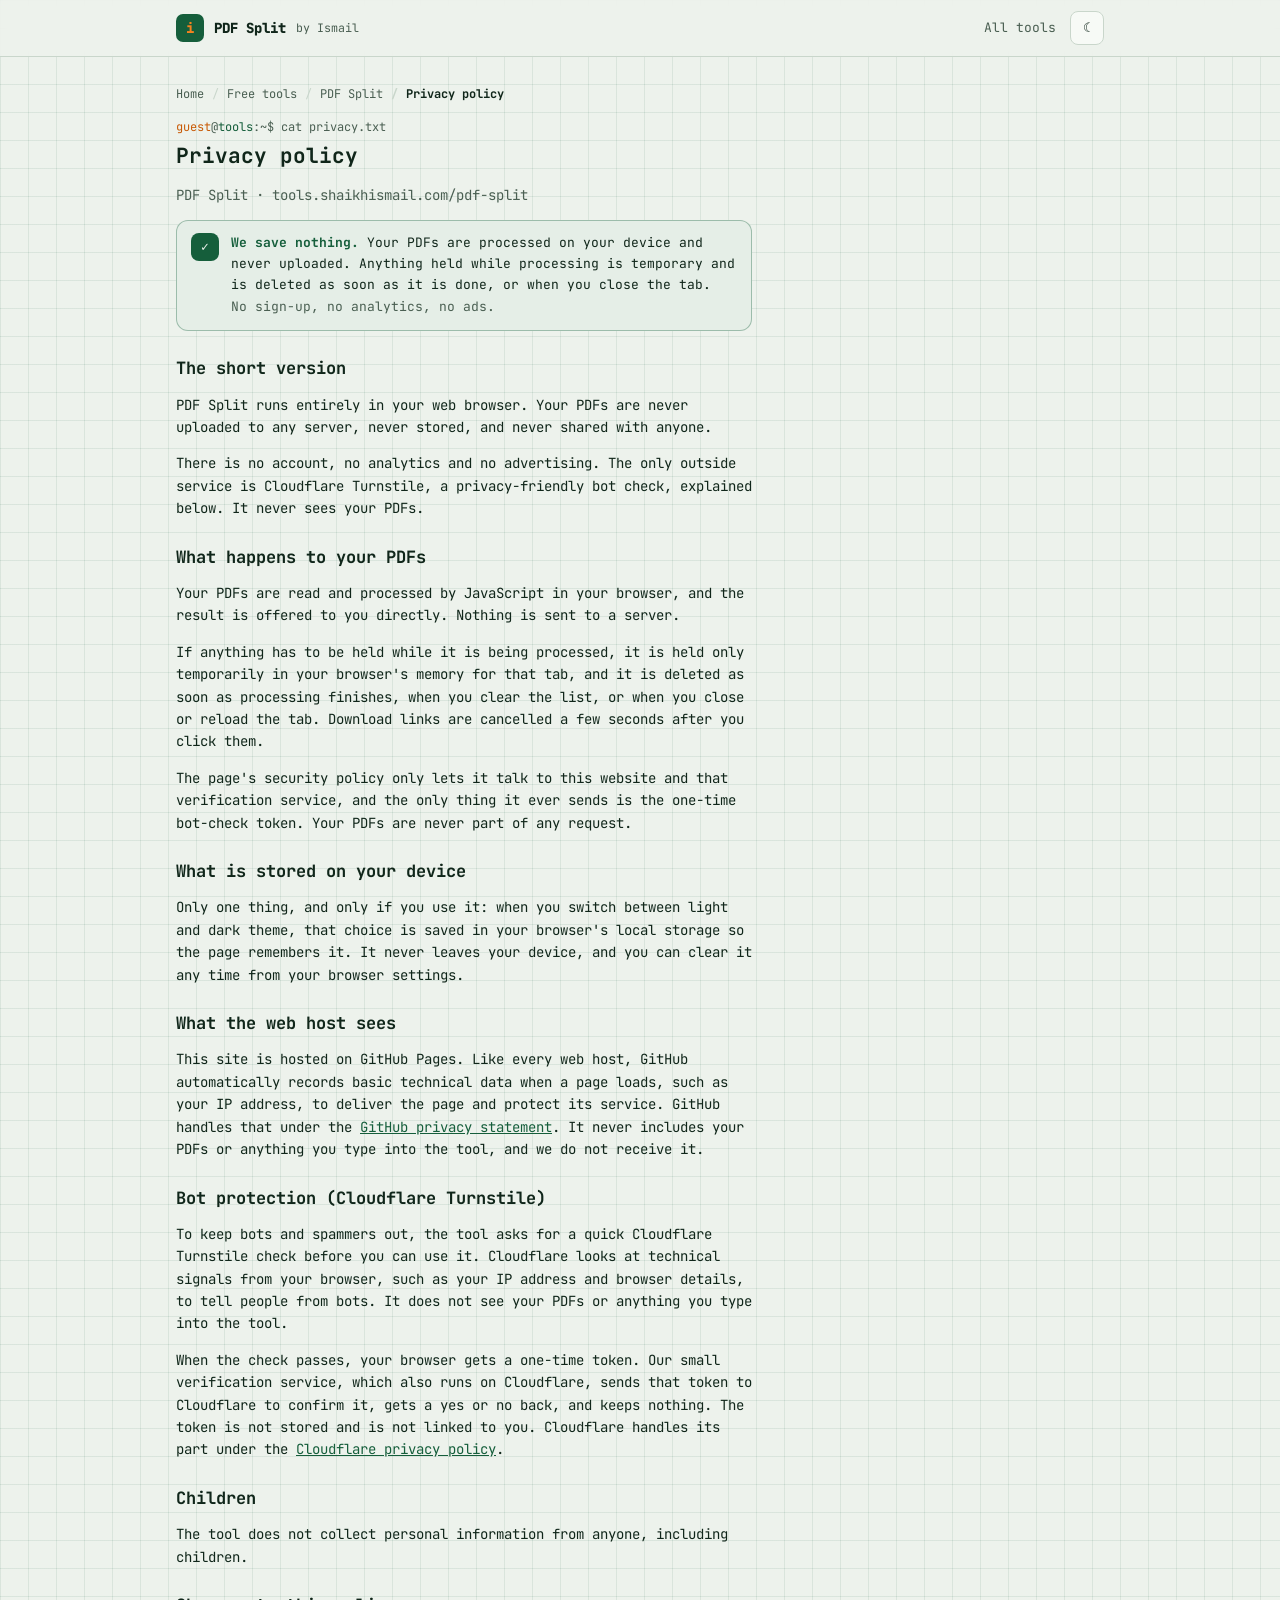
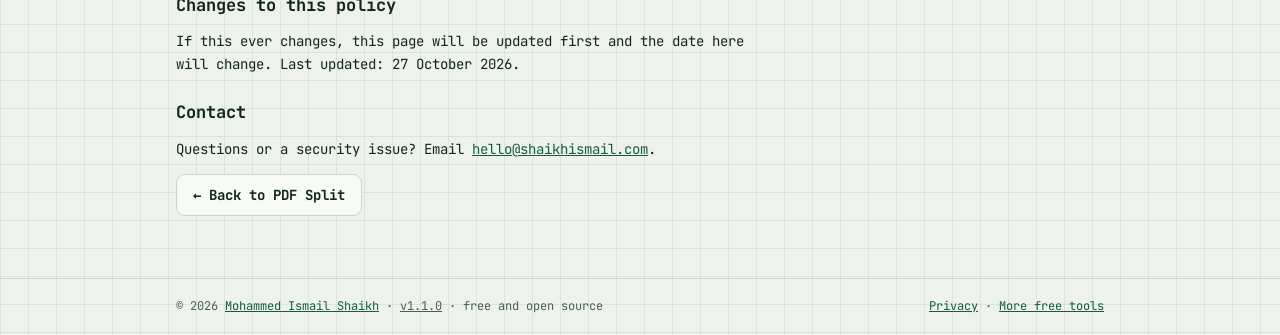
<file: public/privacy.html>
<!doctype html>
<html lang="en">
<head>
<meta charset="utf-8">
<meta http-equiv="Content-Security-Policy" content="default-src 'none'; script-src 'self' https://challenges.cloudflare.com; frame-src https://challenges.cloudflare.com; style-src 'self' 'unsafe-inline'; img-src 'self' data: blob:; font-src 'self'; connect-src 'self' https://*.workers.dev; form-action 'none'; base-uri 'none'">
<meta name="referrer" content="strict-origin-when-cross-origin">
<meta name="viewport" content="width=device-width, initial-scale=1">
<!-- seo -->
<title>Privacy policy: PDF Split</title>
<meta name="description" content="Privacy policy for PDF Split: nothing you use it with is uploaded, saved or tracked.">
<meta name="robots" content="index, follow">
<link rel="canonical" href="https://tools.shaikhismail.com/pdf-split/privacy.html">
<meta name="author" content="Mohammed Ismail Shaikh">
<meta name="theme-color" content="#155E3B">
<meta property="og:type" content="website">
<meta property="og:site_name" content="Free tools by Ismail Shaikh">
<meta property="og:locale" content="en_IN">
<meta property="og:url" content="https://tools.shaikhismail.com/pdf-split/privacy.html">
<meta property="og:title" content="Privacy policy: PDF Split">
<meta property="og:description" content="Privacy policy for PDF Split: nothing you use it with is uploaded, saved or tracked.">
<meta property="og:image" content="https://tools.shaikhismail.com/pdf-split/assets/og.png">
<meta property="og:image:width" content="1200">
<meta property="og:image:height" content="630">
<meta name="twitter:card" content="summary_large_image">
<script type="application/ld+json">{"@context":"https://schema.org","@graph":[{"@type":"BreadcrumbList","itemListElement":[{"@type":"ListItem","position":1,"name":"Home","item":"https://shaikhismail.com/"},{"@type":"ListItem","position":2,"name":"Free tools","item":"https://tools.shaikhismail.com/"},{"@type":"ListItem","position":3,"name":"PDF Split","item":"https://tools.shaikhismail.com/pdf-split/"},{"@type":"ListItem","position":4,"name":"Privacy policy","item":"https://tools.shaikhismail.com/pdf-split/privacy.html"}]}]}</script>
<!-- /seo -->
<link rel="icon" href="data:image/svg+xml,<svg xmlns='http://www.w3.org/2000/svg' viewBox='0 0 100 100'><rect width='100' height='100' rx='22' fill='%23155E3B'/><text x='50' y='68' font-size='58' text-anchor='middle' fill='%23F5821F' font-family='monospace' font-weight='bold'>i</text></svg>">
<link rel="stylesheet" href="assets/css/tool.css?v=1.1.0">
</head>
<body>
<header class="top">
  <div class="wrap">
    <a class="brand" href="https://shaikhismail.com/"><span class="logo">i</span>PDF Split <small>by Ismail</small></a>
    <nav>
      <a class="hide-sm" href="/">All tools</a>
      <button class="theme-btn" id="themeBtn" type="button" aria-label="Toggle theme">☾</button>
    </nav>
  </div>
</header>

<main>
  <div class="wrap">
<!-- crumbs -->
    <nav class="crumbs" aria-label="Breadcrumb"><ol><li><a href="https://shaikhismail.com/">Home</a></li><li><a href="/">Free tools</a></li><li><a href="/pdf-split/">PDF Split</a></li><li aria-current="page">Privacy policy</li></ol></nav>
<!-- /crumbs -->
    <article class="prose">
      <div class="prompt" aria-hidden="true"><span class="u">guest</span>@<span class="d">tools</span>:~$ cat privacy.txt</div>
      <h1>Privacy policy</h1>
      <p class="muted">PDF Split · tools.shaikhismail.com/pdf-split</p>
      <div class="notice" role="note"><span class="ico" aria-hidden="true">✓</span><div><strong>We save nothing.</strong> Your PDFs are processed on your device and never uploaded. Anything held while processing is temporary and is deleted as soon as it is done, or when you close the tab.<p>No sign-up, no analytics, no ads.</p></div></div>
<h2>The short version</h2>
<p>PDF Split runs entirely in your web browser. Your PDFs are never uploaded to any server, never stored, and never shared with anyone.</p>
<p>There is no account, no analytics and no advertising. The only outside service is Cloudflare Turnstile, a privacy-friendly bot check, explained below. It never sees your PDFs.</p>
<h2>What happens to your PDFs</h2>
<p>Your PDFs are read and processed by JavaScript in your browser, and the result is offered to you directly. Nothing is sent to a server.</p>
<p>If anything has to be held while it is being processed, it is held only temporarily in your browser's memory for that tab, and it is deleted as soon as processing finishes, when you clear the list, or when you close or reload the tab. Download links are cancelled a few seconds after you click them.</p>
<p>The page's security policy only lets it talk to this website and that verification service, and the only thing it ever sends is the one-time bot-check token. Your PDFs are never part of any request.</p>
<h2>What is stored on your device</h2>
<p>Only one thing, and only if you use it: when you switch between light and dark theme, that choice is saved in your browser's local storage so the page remembers it. It never leaves your device, and you can clear it any time from your browser settings.</p>
<h2>What the web host sees</h2>
<p>This site is hosted on GitHub Pages. Like every web host, GitHub automatically records basic technical data when a page loads, such as your IP address, to deliver the page and protect its service. GitHub handles that under the <a href="https://docs.github.com/en/site-policy/privacy-policies/github-general-privacy-statement" rel="noopener">GitHub privacy statement</a>. It never includes your PDFs or anything you type into the tool, and we do not receive it.</p>
<h2>Bot protection (Cloudflare Turnstile)</h2>
<p>To keep bots and spammers out, the tool asks for a quick Cloudflare Turnstile check before you can use it. Cloudflare looks at technical signals from your browser, such as your IP address and browser details, to tell people from bots. It does not see your PDFs or anything you type into the tool.</p>
<p>When the check passes, your browser gets a one-time token. Our small verification service, which also runs on Cloudflare, sends that token to Cloudflare to confirm it, gets a yes or no back, and keeps nothing. The token is not stored and is not linked to you. Cloudflare handles its part under the <a href="https://www.cloudflare.com/privacypolicy/" rel="noopener">Cloudflare privacy policy</a>.</p>
<h2>Children</h2>
<p>The tool does not collect personal information from anyone, including children.</p>
<h2>Changes to this policy</h2>
<p>If this ever changes, this page will be updated first and the date here will change. Last updated: 27 October 2026.</p>
<h2>Contact</h2>
<p>Questions or a security issue? Email <a href="mailto:hello@shaikhismail.com">hello@shaikhismail.com</a>.</p>
      <p><a class="btn" href="./">← Back to PDF Split</a></p>
    </article>
  </div>
</main>

<footer class="foot">
  <div class="wrap">
    <span>&copy; <span id="yr">2026</span> <a href="https://shaikhismail.com/">Mohammed Ismail Shaikh</a> · <a class="ver" id="ver" href="https://github.com/mdism/pdf-split/blob/main/CHANGELOG.md" target="_blank" rel="noopener" title="What changed in this version">v1.1.0</a> · free and open source</span>
    <span><a href="privacy.html">Privacy</a> · <a href="/">More free tools</a></span>
  </div>
</footer>

<script src="assets/js/common.js?v=1.1.0"></script>
</body>
</html>
</file>
<file: public/assets/css/tool.css>
/* Shared styles for the shaikhismail.com free tools.
   Same tokens as the main site: sage paper + forest ink, mint in dark mode, orange for actions. */

/* Font is served from this site (no Google Fonts), so no visitor data goes to a third party. */
@font-face { font-family: 'JetBrains Mono'; font-style: normal; font-weight: 400; font-display: swap; src: url('../fonts/jetbrains-mono-latin-400-normal.woff2') format('woff2'); }
@font-face { font-family: 'JetBrains Mono'; font-style: normal; font-weight: 500; font-display: swap; src: url('../fonts/jetbrains-mono-latin-500-normal.woff2') format('woff2'); }
@font-face { font-family: 'JetBrains Mono'; font-style: normal; font-weight: 700; font-display: swap; src: url('../fonts/jetbrains-mono-latin-700-normal.woff2') format('woff2'); }
@font-face { font-family: 'JetBrains Mono'; font-style: normal; font-weight: 800; font-display: swap; src: url('../fonts/jetbrains-mono-latin-800-normal.woff2') format('woff2'); }

/* ============ TOKENS ============ */
:root {
  --bg:        #EDF2EC;
  --bg-alt:    #E2EADF;
  --surface:   #F7FAF6;
  --ink:       #10261A;
  --ink-soft:  #4A5F52;
  --line:      #C9D6CB;
  --green:     #155E3B;
  --green-2:   #1F8A57;
  --orange:    #C85A06;
  --orange-ink:#FFFFFF;
  --danger:    #B42318;
  --grid:      rgba(21, 94, 59, .09);
  --font:      'JetBrains Mono', ui-monospace, 'SFMono-Regular', Menlo, Consolas, 'DejaVu Sans Mono', monospace;
  color-scheme: light;
}
@media (prefers-color-scheme: dark) {
  :root:not([data-theme="light"]) {
    --bg:        #0E1A14;
    --bg-alt:    #12221A;
    --surface:   #152A1F;
    --ink:       #E3EFE6;
    --ink-soft:  #93AB9C;
    --line:      #25402F;
    --green:     #5FD39A;
    --green-2:   #3FB57C;
    --orange:    #FF9A3D;
    --orange-ink:#1A0F05;
    --danger:    #FF8A7A;
    --grid:      rgba(95, 211, 154, .07);
    color-scheme: dark;
  }
}
:root[data-theme="dark"] {
  --bg:        #0E1A14;
  --bg-alt:    #12221A;
  --surface:   #152A1F;
  --ink:       #E3EFE6;
  --ink-soft:  #93AB9C;
  --line:      #25402F;
  --green:     #5FD39A;
  --green-2:   #3FB57C;
  --orange:    #FF9A3D;
  --orange-ink:#1A0F05;
  --danger:    #FF8A7A;
  --grid:      rgba(95, 211, 154, .07);
  color-scheme: dark;
}

/* ============ BASE ============ */
*, *::before, *::after { box-sizing: border-box; }
html { -webkit-text-size-adjust: 100%; }
body {
  margin: 0; min-height: 100vh; display: flex; flex-direction: column;
  font-family: var(--font); font-size: 14px; line-height: 1.6;
  color: var(--ink); background-color: var(--bg);
  background-image: linear-gradient(var(--grid) 1px, transparent 1px), linear-gradient(90deg, var(--grid) 1px, transparent 1px);
  background-size: 28px 28px;
}
a { color: var(--green); }
h1, h2, h3 { line-height: 1.25; margin: 0 0 .4em; }
.wrap { width: 100%; max-width: 960px; margin: 0 auto; padding: 0 16px; }
.muted { color: var(--ink-soft); }
.sr-only { position: absolute; width: 1px; height: 1px; overflow: hidden; clip: rect(0 0 0 0); white-space: nowrap; }
:focus-visible { outline: 2px solid var(--orange); outline-offset: 2px; }

/* ============ HEADER / FOOTER ============ */
.top { border-bottom: 1px solid var(--line); background: color-mix(in srgb, var(--bg) 88%, transparent); backdrop-filter: blur(6px); position: sticky; top: 0; z-index: 10; }
.top .wrap { display: flex; align-items: center; justify-content: space-between; gap: 12px; height: 56px; }
.brand { display: flex; align-items: center; gap: 10px; text-decoration: none; color: var(--ink); font-weight: 800; }
.brand .logo { width: 28px; height: 28px; border-radius: 7px; background: #155E3B; color: #F5821F; display: grid; place-items: center; font-weight: 800; }
.brand small { font-weight: 400; color: var(--ink-soft); }
.top nav { display: flex; align-items: center; gap: 14px; font-size: 13px; }
.top nav a { text-decoration: none; color: var(--ink-soft); }
.top nav a:hover { color: var(--green); }
.theme-btn { border: 1px solid var(--line); background: var(--surface); color: var(--ink); border-radius: 8px; width: 34px; height: 34px; cursor: pointer; font: inherit; }
main { flex: 1; padding: 28px 0 48px; }
.foot { border-top: 1px solid var(--line); padding: 18px 0; font-size: 12px; color: var(--ink-soft); }
.foot .wrap { display: flex; flex-wrap: wrap; justify-content: space-between; gap: 8px; }

/* ============ PAGE PIECES ============ */
.prompt { font-size: 12px; color: var(--ink-soft); margin-bottom: 6px; }
.prompt .u { color: var(--orange); } .prompt .d { color: var(--green); }
.lead { color: var(--ink-soft); margin: 0 0 22px; max-width: 64ch; }
.card { background: var(--surface); border: 1px solid var(--line); border-radius: 12px; padding: 18px; }
.stack > * + * { margin-top: 16px; }
.grid-2 { display: grid; grid-template-columns: repeat(auto-fit, minmax(260px, 1fr)); gap: 16px; }
.notice { display: flex; gap: 12px; align-items: flex-start; background: color-mix(in srgb, var(--green) 8%, var(--surface)); border: 1px solid color-mix(in srgb, var(--green) 35%, transparent); border-radius: 12px; padding: 12px 14px; font-size: 13px; max-width: 72ch; }
.notice .ico { flex: none; width: 28px; height: 28px; border-radius: 8px; display: grid; place-items: center; background: var(--green); color: var(--bg); font-weight: 800; }
.notice strong { color: var(--green); }
.notice p { margin: 2px 0 0; color: var(--ink-soft); }
.gate { display: flex; flex-wrap: wrap; gap: 8px 16px; align-items: center; background: var(--surface); border: 1px dashed var(--line); border-radius: 12px; padding: 12px 14px; }
.gate .gate-title { font-size: 13px; font-weight: 700; }
.gate .gate-state { font-size: 12px; color: var(--ink-soft); flex-basis: 100%; }
.gate .gate-widget { min-height: 65px; }
[data-gated].locked { opacity: .45; filter: grayscale(.4); pointer-events: none; user-select: none; }
.ver { color: inherit; }
.prose { max-width: 72ch; }
.prose h2 { font-size: 17px; margin-top: 1.6em; }
.prose li + li { margin-top: 4px; }

/* Drop zone */
.drop { display: block; border: 2px dashed var(--line); border-radius: 12px; padding: 28px 16px; text-align: center; cursor: pointer; background: var(--surface); transition: border-color .15s, background .15s; }
.drop:hover, .drop.over { border-color: var(--green); background: color-mix(in srgb, var(--green) 6%, var(--surface)); }
.drop strong { display: block; font-size: 15px; }
.drop input { position: absolute; width: 1px; height: 1px; opacity: 0; }

/* Form controls */
label.f, div.f { display: block; font-size: 12px; color: var(--ink-soft); margin-bottom: 4px; }
input[type=number], input[type=text], input[type=date], input[type=time], input[type=password], select {
  width: 100%; font: inherit; color: var(--ink); background: var(--bg); border: 1px solid var(--line);
  border-radius: 8px; padding: 8px 10px; min-height: 38px;
}
input[type=range] { width: 100%; accent-color: var(--green); }
.row { display: flex; flex-wrap: wrap; gap: 12px; align-items: end; }
.row > * { flex: 1 1 140px; }
.seg { display: inline-flex; border: 1px solid var(--line); border-radius: 9px; overflow: hidden; flex-wrap: wrap; }
.seg button { font: inherit; font-size: 13px; border: 0; background: var(--surface); color: var(--ink); padding: 7px 14px; cursor: pointer; }
.seg button + button { border-left: 1px solid var(--line); }
.seg button[aria-pressed=true] { background: var(--green); color: var(--bg); }

.btn { font: inherit; font-weight: 700; border: 1px solid var(--line); background: var(--surface); color: var(--ink); border-radius: 9px; padding: 9px 16px; cursor: pointer; text-decoration: none; display: inline-flex; align-items: center; gap: 6px; }
.btn:hover { border-color: var(--green); }
.btn.primary { background: var(--orange); border-color: var(--orange); color: var(--orange-ink); }
.btn.primary:hover { filter: brightness(1.07); }
.btn:disabled { opacity: .5; cursor: not-allowed; }
.btn.small { padding: 5px 10px; font-size: 12px; font-weight: 500; }
.actions { display: flex; flex-wrap: wrap; gap: 10px; }

/* Result lists */
.list { list-style: none; margin: 0; padding: 0; }
.item { display: flex; align-items: center; gap: 12px; padding: 10px 0; border-top: 1px solid var(--line); }
.item:first-child { border-top: 0; }
.item .thumb { width: 52px; height: 52px; object-fit: cover; border-radius: 8px; border: 1px solid var(--line); flex: none; background: var(--bg-alt); }
.item .info { flex: 1; min-width: 0; }
.item .name { font-weight: 700; overflow: hidden; text-overflow: ellipsis; white-space: nowrap; }
.item .meta { font-size: 12px; color: var(--ink-soft); }
.good { color: var(--green); font-weight: 700; }
.warn { color: var(--orange); font-weight: 700; }
.err  { color: var(--danger); }

/* Stat tiles and tables */
.stats { display: grid; grid-template-columns: repeat(auto-fit, minmax(150px, 1fr)); gap: 12px; }
.stat { background: var(--bg); border: 1px solid var(--line); border-radius: 10px; padding: 12px; }
.stat .k { font-size: 12px; color: var(--ink-soft); }
.stat .v { font-size: 20px; font-weight: 800; font-variant-numeric: tabular-nums; }
.stat.hl .v { color: var(--green); }
.table-wrap { overflow-x: auto; }
table { border-collapse: collapse; width: 100%; font-size: 13px; font-variant-numeric: tabular-nums; }
th, td { text-align: right; padding: 7px 10px; border-bottom: 1px solid var(--line); white-space: nowrap; }
th:first-child, td:first-child { text-align: left; }
th { color: var(--ink-soft); font-weight: 500; }

.tabs { display: flex; gap: 6px; margin-bottom: 16px; flex-wrap: wrap; }
.tabs button { font: inherit; border: 1px solid var(--line); background: var(--surface); color: var(--ink); border-radius: 999px; padding: 6px 16px; cursor: pointer; }
.tabs button[aria-selected=true] { background: var(--green); border-color: var(--green); color: var(--bg); }
[hidden] { display: none !important; }

@media (max-width: 560px) {
  .top nav .hide-sm { display: none; }
  .brand small { display: none; }
}

/* ============ TOOLS INDEX (tools.shaikhismail.com) ============ */
.tools-grid { display: grid; grid-template-columns: repeat(auto-fill, minmax(250px, 1fr)); gap: 16px; }
.tool { display: flex; flex-direction: column; gap: 10px; background: var(--surface); border: 1px solid var(--line); border-radius: 12px; padding: 16px; color: var(--ink); text-decoration: none; transition: border-color .15s, transform .15s; }
a.tool:hover { border-color: var(--green); transform: translateY(-2px); }
.tool .ico { width: 40px; height: 40px; border-radius: 10px; display: grid; place-items: center; background: color-mix(in srgb, var(--green) 14%, transparent); color: var(--green); font-weight: 800; font-size: 15px; }
.tool h2 { margin: 0; font-size: 16px; }
.tool p { margin: 0; font-size: 13px; color: var(--ink-soft); flex: 1; }
.tool .meta { display: flex; justify-content: space-between; gap: 10px; font-size: 12px; color: var(--ink-soft); }
.tool .go { color: var(--orange); font-weight: 700; }
.tool.soon { border-style: dashed; }

/* ============ BREADCRUMB ============ */
.crumbs ol { list-style: none; margin: 0 0 14px; padding: 0; display: flex; flex-wrap: wrap; gap: 4px 0; font-size: 12px; color: var(--ink-soft); }
.crumbs li + li::before { content: '/'; margin: 0 8px; color: var(--line); }
.crumbs a { color: var(--ink-soft); text-decoration: none; }
.crumbs a:hover { color: var(--green); text-decoration: underline; }
.crumbs [aria-current] { color: var(--ink); font-weight: 700; }

/* ============ INPUT → PROCESS → OUTPUT ============ */
.flow { display: grid; grid-template-columns: 1fr auto 1fr auto 1fr; align-items: stretch; gap: 8px; margin: 0 0 18px; max-width: 840px; padding: 0; list-style: none; }
.flow li { background: var(--surface); border: 1px solid var(--line); border-radius: 10px; padding: 10px 12px; font-size: 13px; }
.flow li.arrow { background: none; border: 0; padding: 0; display: grid; place-items: center; color: var(--orange); font-weight: 800; font-size: 18px; }
.flow b { display: block; font-size: 11px; letter-spacing: .06em; text-transform: uppercase; color: var(--green); margin-bottom: 2px; }
@media (max-width: 640px) {
  .flow { grid-template-columns: 1fr; gap: 4px; }
  .flow li.arrow { transform: rotate(90deg); height: 18px; }
}

/* ============ FAQ ============ */
.faq h2 { font-size: 16px; margin-bottom: 8px; }
.faq details { border-top: 1px solid var(--line); padding: 10px 0; }
.faq details:first-of-type { border-top: 0; }
.faq summary { cursor: pointer; font-weight: 700; }
.faq details p { margin: 6px 0 0; color: var(--ink-soft); max-width: 72ch; }

/* ============ PAGE / IMAGE GRID (PDF to Image, Image to PDF) ============ */
.tiles { display: grid; grid-template-columns: repeat(auto-fill, minmax(150px, 1fr)); gap: 12px; list-style: none; margin: 0; padding: 0; }
.tile { position: relative; display: flex; flex-direction: column; gap: 6px; background: var(--bg); border: 1px solid var(--line); border-radius: 10px; padding: 8px; }
.tile.dragging { opacity: .4; }
.tile.drop-before { box-shadow: -4px 0 0 var(--orange); }
.tile .pic { aspect-ratio: 3 / 4; display: grid; place-items: center; background: var(--bg-alt); border-radius: 6px; overflow: hidden; cursor: grab; }
.tile .pic img { max-width: 100%; max-height: 100%; object-fit: contain; transition: transform .2s; }
.tile .num { z-index: 1; position: absolute; top: 12px; left: 12px; background: var(--green); color: var(--bg); font-size: 11px; font-weight: 800; border-radius: 6px; padding: 1px 7px; }
.tile .name { font-size: 12px; overflow: hidden; text-overflow: ellipsis; white-space: nowrap; }
.tile .meta { font-size: 11px; color: var(--ink-soft); }
.tile .tools { display: flex; gap: 4px; flex-wrap: wrap; }
.tile .tools .btn { flex: 1 1 auto; justify-content: center; padding: 4px 6px; }
.progress { height: 6px; border-radius: 3px; background: var(--bg-alt); overflow: hidden; }
.progress > span { display: block; height: 100%; width: 0; background: var(--green); transition: width .2s; }
.check { display: flex; gap: 8px; align-items: center; font-size: 13px; }
.big { font-size: 22px; font-weight: 800; line-height: 1.35; color: var(--green); margin: 0; }
.stat .v { overflow-wrap: anywhere; }
@media (max-width: 560px) { .stat .v { font-size: 17px; } }
</file>
